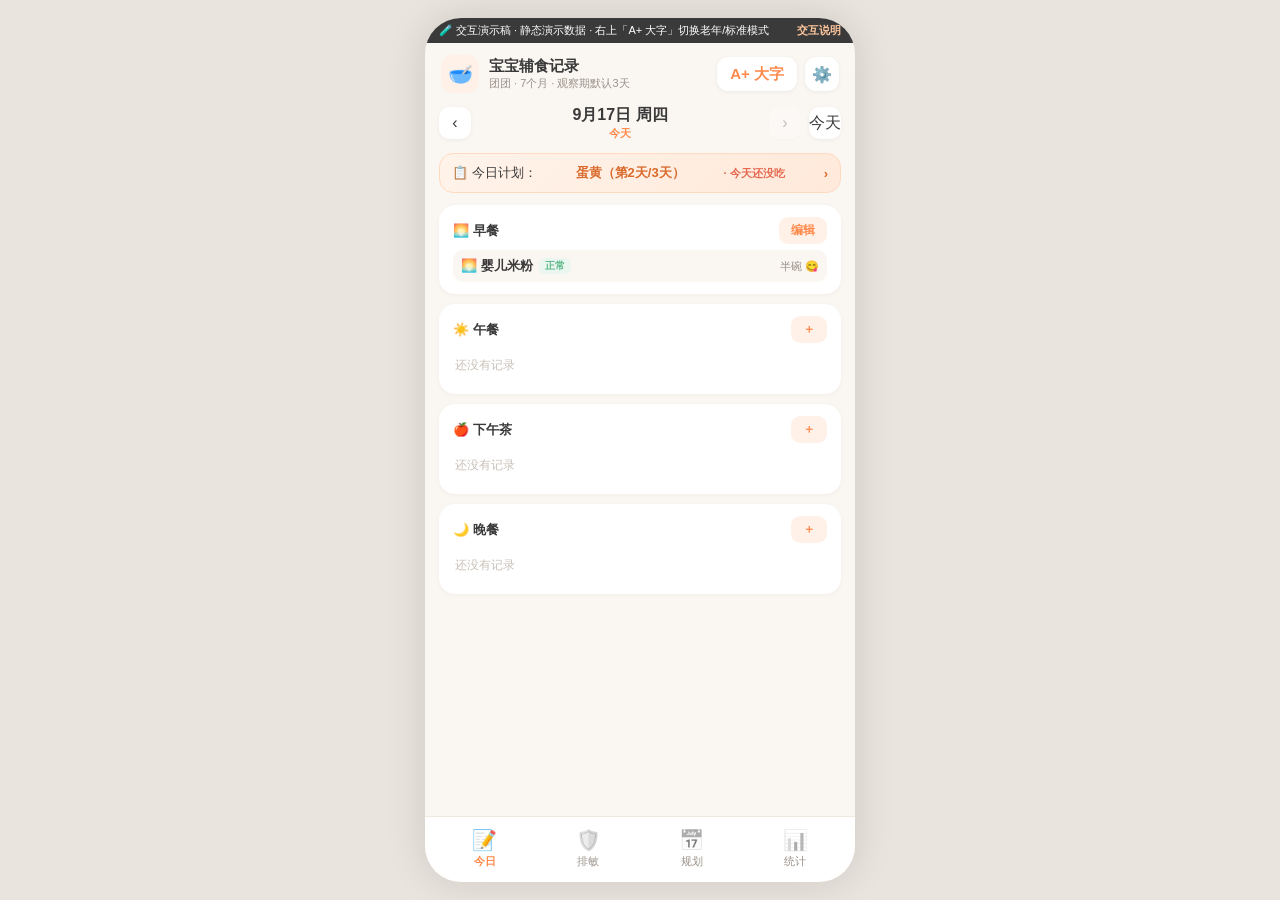
<file: tempDir/交互稿.html>
<!DOCTYPE html>
<html lang="zh-CN">
<head>
<meta charset="UTF-8">
<meta name="viewport" content="width=device-width, initial-scale=1, viewport-fit=cover">
<title>宝宝辅食记录 · 交互稿</title>
<style>
:root{
  --bg:#FAF6F1; --card:#fff; --ink:#3A3A3A; --sub:#9A928A; --line:#F0E9E1;
  --pri:#FF8A4C; --pri-soft:#FFF1E8; --blue:#5B9BD5; --blue-soft:#EAF3FC;
  --green:#5FB88A; --green-soft:#EAF6EF; --purple:#A97FD8; --purple-soft:#F3ECFB;
  --red:#E5674F; --red-soft:#FDEEEA; --gray:#B9B2AA;
}
*{box-sizing:border-box;margin:0;padding:0;-webkit-tap-highlight-color:transparent}
body{background:#E9E4DD;font-family:-apple-system,"PingFang SC","Helvetica Neue",sans-serif;color:var(--ink)}
.phone{max-width:430px;margin:0 auto;background:var(--bg);min-height:100dvh;position:relative;box-shadow:0 0 40px rgba(0,0,0,.12)}
@media(min-width:520px){body{padding:18px 0}.phone{min-height:calc(100dvh - 36px);max-height:calc(100dvh - 36px);overflow:hidden;border-radius:36px;height:860px}}
.demo-tip{background:#3A3A3A;color:#fff;font-size:11px;padding:5px 14px;display:flex;justify-content:space-between;align-items:center}
.demo-tip a{color:#FFC79E;text-decoration:none;font-weight:600}
.topbar{display:flex;align-items:center;justify-content:space-between;padding:12px 16px}
.topbar .t{display:flex;gap:10px;align-items:center}
.logo{width:38px;height:38px;background:var(--pri-soft);border-radius:12px;display:flex;align-items:center;justify-content:center;font-size:20px}
.app-title{font-size:15px;font-weight:700}
.baby-info{font-size:11px;color:var(--sub)}
.icon-btn{border:none;background:var(--card);width:34px;height:34px;border-radius:11px;font-size:16px;box-shadow:0 1px 4px rgba(0,0,0,.06)}
#pages{padding:0 14px 90px;overflow-y:auto;height:calc(100dvh - 150px)}
@media(min-width:520px){#pages{height:calc(100% - 150px)}}
.tabbar{position:absolute;bottom:0;left:0;right:0;background:rgba(255,255,255,.96);backdrop-filter:blur(8px);display:flex;border-top:1px solid var(--line);padding:6px 8px calc(8px + env(safe-area-inset-bottom))}
.tabbar button{flex:1;border:none;background:none;font-size:11px;color:var(--sub);display:flex;flex-direction:column;gap:2px;align-items:center;padding:5px 0}
.tabbar button .ico{font-size:20px;filter:grayscale(1);opacity:.55}
.tabbar button.active{color:var(--pri);font-weight:700}
.tabbar button.active .ico{filter:none;opacity:1}
.card{background:var(--card);border-radius:16px;padding:14px;margin-bottom:12px;box-shadow:0 1px 5px rgba(0,0,0,.04)}
.h2{font-size:14px;font-weight:700;margin-bottom:10px;display:flex;justify-content:space-between;align-items:center}
.h2 .mini{font-size:11px;color:var(--sub);font-weight:400}
/* date nav */
.date-nav{display:flex;align-items:center;gap:8px;margin-bottom:12px}
.date-nav .dn-btn{width:32px;height:32px;border-radius:10px;border:none;background:var(--card);font-size:16px;color:var(--ink);box-shadow:0 1px 4px rgba(0,0,0,.05)}
.date-nav .dn-btn:disabled{opacity:.3}
.date-main{flex:1;text-align:center}
.date-cn{font-size:16px;font-weight:800}
.date-sub{font-size:11px;color:var(--pri);font-weight:600}
/* banner */
.banner{background:linear-gradient(135deg,#FFF3EA,#FFE9DA);border:1px solid #FFD9C0;border-radius:14px;padding:10px 12px;margin-bottom:12px;font-size:13px;display:flex;justify-content:space-between;align-items:center;gap:8px}
.banner .warn{background:linear-gradient(135deg,#FDF0EC,#FBE3DC);border-color:#F3C4B6}
.banner b{color:#D96A2C}
.banner .todo-hint{color:var(--red);font-size:11px;font-weight:600}
.banner .arrow{color:#D96A2C;font-weight:800}
/* meals */
.meal-card{background:var(--card);border-radius:16px;padding:12px 14px;margin-bottom:10px;box-shadow:0 1px 5px rgba(0,0,0,.04)}
.meal-head{display:flex;justify-content:space-between;align-items:center;margin-bottom:6px}
.meal-title{font-size:13px;font-weight:700}
.add-btn{border:none;background:var(--pri-soft);color:var(--pri);font-weight:700;font-size:12px;border-radius:9px;padding:5px 12px}
.entry{display:flex;align-items:center;gap:6px;padding:7px 8px;background:var(--bg);border-radius:10px;margin-top:6px;font-size:13px}
.entry .nm{font-weight:600}
.tag{font-size:10px;padding:1px 6px;border-radius:6px;font-weight:600}
.tag.t-screen{background:var(--blue-soft);color:var(--blue)}
.tag.t-normal{background:var(--green-soft);color:var(--green)}
.tag.t-warn{background:var(--red-soft);color:var(--red)}
.entry .meta{color:var(--sub);font-size:11px;margin-left:auto}
.empty{color:#C8C0B8;font-size:12px;padding:8px 2px}
/* board */
.subtabs{display:flex;gap:6px;margin-bottom:12px;overflow-x:auto}
.subtabs button{border:none;background:var(--card);border-radius:20px;padding:7px 13px;font-size:12px;color:var(--sub);white-space:nowrap;font-weight:600}
.subtabs button.on{background:var(--ink);color:#fff}
.food-card{border-radius:14px;padding:12px;margin-bottom:10px;background:var(--card);box-shadow:0 1px 5px rgba(0,0,0,.04)}
.food-card.alert{background:var(--red-soft);box-shadow:none;border:1px solid #F5CFC5}
.fc-head{display:flex;align-items:center;gap:6px;margin-bottom:6px;flex-wrap:wrap}
.fc-name{font-size:15px;font-weight:800}
.dots{letter-spacing:3px;font-size:13px}
.fc-line{font-size:12px;color:var(--sub);margin:3px 0}
.btn-row{display:flex;gap:6px;margin-top:8px;flex-wrap:wrap}
.btn{border:none;border-radius:9px;padding:7px 11px;font-size:12px;font-weight:700}
.btn.pri{background:var(--pri);color:#fff}
.btn.ghost{background:var(--bg);color:var(--ink)}
.btn.green{background:var(--green-soft);color:var(--green)}
.btn.red{background:var(--red-soft);color:var(--red)}
.chipwall .grp{margin-bottom:10px}
.chipwall .grp .gt{font-size:12px;font-weight:700;margin-bottom:6px;color:var(--sub)}
.chip{display:inline-block;background:var(--card);border:1px solid var(--line);border-radius:16px;padding:5px 11px;font-size:12px;margin:0 5px 6px 0;cursor:pointer}
.chip.ha{border-color:#F0C9BB;background:#FFF6F2}
.timeline{border-left:2px solid var(--line);padding-left:10px;margin:8px 0}
.timeline .tl{font-size:12px;margin-bottom:6px;position:relative}
.timeline .tl::before{content:'';position:absolute;left:-14px;top:5px;width:6px;height:6px;border-radius:50%;background:var(--red)}
/* plan */
.queue-item{display:flex;align-items:center;gap:8px;background:var(--card);border-radius:12px;padding:9px 10px;margin-bottom:7px;font-size:13px;box-shadow:0 1px 4px rgba(0,0,0,.04)}
.q-idx{width:20px;height:20px;background:var(--pri);color:#fff;border-radius:50%;font-size:11px;display:flex;align-items:center;justify-content:center;font-weight:700;flex:none}
.q-days{color:var(--sub);font-size:11px}
.q-x{margin-left:auto;border:none;background:none;color:#C9C1B9;font-size:15px}
.q-move{display:flex;gap:3px}
.q-move button{border:none;background:var(--bg);border-radius:6px;width:22px;height:22px;font-size:11px}
.warnbar{background:var(--red-soft);border:1px solid #F3C4B6;color:var(--red);border-radius:12px;padding:9px 12px;font-size:12px;margin-bottom:10px;display:none}
.warnbar.show{display:block}
.movebar{background:var(--blue-soft);border:1px solid #CBE2F5;color:#3D7FB5;border-radius:12px;padding:9px 12px;font-size:12px;margin-bottom:10px;display:none}
.movebar.show{display:block}
.cal-head{display:flex;justify-content:space-between;align-items:center;margin:4px 0 8px}
.cal-head .m{font-size:15px;font-weight:800}
.cal-head .nav{display:flex;gap:6px}
.cal{display:grid;grid-template-columns:repeat(7,1fr);gap:3px}
.cal .wd{font-size:10px;color:var(--sub);text-align:center;padding:3px 0;font-weight:600}
.cell{background:var(--card);border-radius:9px;min-height:56px;padding:3px;font-size:10px;position:relative;overflow:hidden;cursor:pointer}
.cell.blank{background:none;cursor:default}
.cell.today{outline:2px solid var(--pri);outline-offset:-2px}
.cell.past{opacity:.55}
.cell .d{font-size:10px;color:var(--sub);font-weight:700}
.cell.today .d{color:var(--pri)}
.seg{border-radius:5px;color:#fff;font-size:9px;padding:2px 3px;margin-top:2px;white-space:nowrap;overflow:hidden;text-overflow:ellipsis;font-weight:700}
.seg.s{border-radius:5px 0 0 5px}
.seg.e{border-radius:0 5px 5px 0;margin-right:0}
.seg.c-blue{background:var(--blue)} .seg.c-green{background:var(--green)} .seg.c-purple{background:var(--purple)}
.cell.pause{background:repeating-linear-gradient(45deg,#F1EDE7,#F1EDE7 4px,#E7E1D8 4px,#E7E1D8 8px)}
.cell.pause .pz{font-size:9px;color:#8B8378;font-weight:700;text-align:center;margin-top:8px}
.nml{background:var(--bg);border:1px solid var(--line);color:var(--sub);font-size:9px;border-radius:5px;padding:1px 3px;margin-top:2px;white-space:nowrap;overflow:hidden}
.legend{display:flex;gap:10px;flex-wrap:wrap;font-size:10px;color:var(--sub);margin-top:8px}
.legend i{display:inline-block;width:10px;height:10px;border-radius:3px;margin-right:3px;vertical-align:-1px}
/* stats */
.stat-grid{display:grid;grid-template-columns:repeat(4,1fr);gap:6px;margin-bottom:12px}
.stat{background:var(--card);border-radius:13px;text-align:center;padding:10px 4px}
.stat .v{font-size:18px;font-weight:800}
.stat .k{font-size:10px;color:var(--sub)}
.bar-row{display:flex;align-items:center;gap:8px;margin-bottom:7px;font-size:11px}
.bar-row .n{width:74px;color:var(--sub);text-align:right;flex:none}
.bar{flex:1;height:8px;background:var(--line);border-radius:5px;overflow:hidden}
.bar i{display:block;height:100%;background:var(--pri);border-radius:5px}
.bar-row .c{width:40px;color:var(--sub);flex:none}
/* sheets & toast */
.mask{position:fixed;inset:0;background:rgba(0,0,0,.4);opacity:0;pointer-events:none;transition:.2s;z-index:50}
.mask.show{opacity:1;pointer-events:auto}
.sheet{position:fixed;left:0;right:0;bottom:0;max-width:430px;margin:0 auto;background:#fff;border-radius:22px 22px 0 0;padding:16px 16px calc(18px + env(safe-area-inset-bottom));transform:translateY(105%);transition:.25s;z-index:60;max-height:86dvh;overflow-y:auto}
.sheet.show{transform:none}
.sheet h3{font-size:15px;margin-bottom:12px;display:flex;justify-content:space-between;align-items:center}
.sheet h3 .x{border:none;background:var(--bg);border-radius:50%;width:26px;height:26px;font-size:13px;color:var(--sub)}
.sheet2{z-index:70}
/* meal form */
.fblock{border:1px solid var(--line);border-radius:14px;padding:11px;margin-bottom:10px;background:#FDFCFA}
.fb-head{display:flex;align-items:center;gap:7px;margin-bottom:8px}
.fb-name{font-size:15px;font-weight:800;flex:1}
.fb-x{border:none;background:none;color:#C9C1B9;font-size:16px}
.fb-line{font-size:12px;background:var(--blue-soft);color:#3D7FB5;border-radius:8px;padding:6px 9px;margin-bottom:8px}
.fb-line.ask{background:var(--pri-soft);color:#C05E22;display:flex;gap:6px;align-items:center;flex-wrap:wrap}
.fb-line.ask .opt{background:#fff;border-radius:7px;padding:3px 8px;font-size:11px;font-weight:700;cursor:pointer;border:1px solid #F3D9C6}
.fb-line.ask .opt.sel{background:var(--pri);color:#fff;border-color:var(--pri)}
.flabel{font-size:11px;color:var(--sub);font-weight:700;margin:7px 0 5px}
.chips{display:flex;gap:6px;flex-wrap:wrap}
.chips .c{border:1px solid var(--line);background:#fff;border-radius:15px;padding:6px 11px;font-size:12px;cursor:pointer}
.chips .c.sel{background:var(--ink);color:#fff;border-color:var(--ink);font-weight:700}
.chips .c.sug::after{content:'建议';font-size:9px;background:var(--pri);color:#fff;border-radius:4px;padding:0 3px;margin-left:4px}
.chips .c.sug.sel{background:var(--ink)}
.chips .c.sug.sel::after{background:var(--pri)}
.note-input{width:100%;border:1px solid var(--line);border-radius:10px;padding:8px 10px;font-size:12px;margin-top:4px}
.save-bar{display:flex;gap:8px;margin-top:14px}
.save-bar .btn{flex:1;padding:12px;font-size:14px}
/* food picker */
.cats{display:flex;gap:6px;overflow-x:auto;padding-bottom:8px;margin-bottom:4px}
.cats button{border:none;background:var(--bg);border-radius:14px;padding:6px 11px;font-size:12px;color:var(--sub);white-space:nowrap;font-weight:600}
.cats button.on{background:var(--ink);color:#fff}
.search{width:100%;border:1px solid var(--line);border-radius:10px;padding:8px 10px;font-size:13px;margin-bottom:10px}
.custom-row{display:flex;gap:8px;margin-top:10px}
.custom-row input{flex:1;border:1px solid var(--line);border-radius:10px;padding:8px 10px;font-size:13px}
/* toast */
#toast{position:fixed;left:50%;bottom:110px;transform:translateX(-50%) translateY(20px);background:rgba(0,0,0,.78);color:#fff;font-size:13px;border-radius:20px;padding:9px 18px;opacity:0;transition:.25s;z-index:99;pointer-events:none;max-width:80%;text-align:center}
#toast.show{opacity:1;transform:translateX(-50%)}
.hint{font-size:11px;color:var(--sub);line-height:1.7;background:var(--card);border-radius:12px;padding:10px 12px;margin-bottom:12px}
.hint b{color:var(--pri)}
/* ===== 老年模式（body.elder）：按工信部适老化规范 + 老花300°用眼参数加大 =====
   依据：适老版主要文字≥18dp（本档正文20-22px，可跟随系统特大字号到~30px）；
   可点组件焦点≥60×60dp；行距≥1.3倍（取1.5）；关键文字加粗；高对比深色字 */
body.elder{line-height:1.5}
body.elder .demo-tip{font-size:16px;flex-wrap:wrap}
body.elder .app-title{font-size:24px}
body.elder .baby-info{font-size:17px}
body.elder .logo{width:54px;height:54px;font-size:30px}
body.elder .icon-btn{min-width:56px;height:56px;font-size:26px}
body.elder #mode-btn{font-size:19px;font-weight:800}
body.elder #pages{padding:0 14px 140px}
body.elder .tabbar{padding:8px 6px calc(12px + env(safe-area-inset-bottom))}
body.elder .tabbar button{font-size:18px;gap:4px}
body.elder .tabbar button .ico{font-size:36px}
body.elder .date-nav{gap:10px}
body.elder .date-cn{font-size:28px}
body.elder .date-sub{font-size:17px;white-space:normal}
body.elder .dn-btn{width:52px;height:52px;font-size:24px}
body.elder .banner{font-size:22px;padding:15px 16px;flex-wrap:wrap;gap:5px;line-height:1.5}
body.elder .banner b{font-weight:800}
body.elder .banner .todo-hint{font-size:17px}
body.elder .banner .arrow{margin-left:auto;font-size:26px}
body.elder .meal-card{padding:16px}
body.elder .meal-title{font-size:22px}
body.elder .add-btn{font-size:18px;padding:12px 20px}
body.elder .entry{font-size:22px;padding:12px;flex-wrap:wrap;gap:6px}
body.elder .entry .nm{font-weight:700}
body.elder .entry .tag{font-size:16px;padding:3px 9px}
body.elder .entry .meta{margin-left:0;width:100%;text-align:right;font-size:17px}
body.elder .empty{font-size:17px}
body.elder .card{padding:18px}
body.elder .h2{font-size:22px}
body.elder .h2 .mini{font-size:16px}
body.elder .subtabs{gap:8px}
body.elder .subtabs button{font-size:19px;padding:13px 20px;font-weight:700}
body.elder .fc-name{font-size:24px}
body.elder .fc-line{font-size:18px;margin:5px 0;line-height:1.5}
body.elder .dots{font-size:20px;letter-spacing:4px}
body.elder .btn{font-size:18px;padding:14px 18px !important;border-radius:14px;font-weight:800}
body.elder .chip{font-size:19px;padding:12px 18px;margin:0 8px 9px 0;font-weight:600}
body.elder .chipwall .grp .gt{font-size:17px;margin-bottom:8px}
body.elder .timeline .tl{font-size:18px;margin-bottom:8px}
body.elder .queue-item{font-size:20px;padding:14px}
body.elder .q-idx{width:30px;height:30px;font-size:16px}
body.elder .q-days{font-size:16px}
body.elder .q-move button{width:42px;height:42px;font-size:19px}
body.elder .q-x{font-size:24px;padding:6px}
body.elder .warnbar,body.elder .movebar{font-size:18px;padding:14px 16px;line-height:1.5}
body.elder .cal-head .m{font-size:24px}
body.elder .cal .wd{font-size:15px}
body.elder .cell{min-height:90px;border-radius:12px}
body.elder .cell .d{font-size:16px;font-weight:800}
body.elder .cell .pz{font-size:14px}
body.elder .seg{font-size:14px;padding:4px 5px}
body.elder .nml{font-size:14px;padding:3px 5px}
body.elder .legend{font-size:15px}
body.elder .legend i{width:14px;height:14px}
body.elder .stat .v{font-size:30px}
body.elder .stat .k{font-size:16px}
body.elder .bar-row{font-size:16px;margin-bottom:11px}
body.elder .bar-row .n{width:100px}
body.elder .bar-row .c{width:56px}
body.elder .bar{height:12px}
body.elder .sheet{padding:20px 20px calc(26px + env(safe-area-inset-bottom))}
body.elder .sheet h3{font-size:23px}
body.elder .sheet h3 .x{width:44px;height:44px;font-size:20px}
body.elder .fblock{padding:16px;border-width:2px}
body.elder .fb-name{font-size:22px}
body.elder .fb-x{font-size:24px;padding:6px}
body.elder .fb-line{font-size:18px;padding:10px 13px;border-radius:12px;line-height:1.5}
body.elder .fb-line.ask .opt{font-size:17px;padding:9px 15px;font-weight:800}
body.elder .flabel{font-size:17px;margin:10px 0 7px}
body.elder .chips .c{font-size:19px;padding:12px 17px;border-radius:20px}
body.elder .chips .c.sug::after{font-size:13px}
body.elder .note-input,body.elder .search,body.elder .custom-row input{font-size:19px;padding:14px;border-width:2px}
body.elder .save-bar{gap:10px}
body.elder .save-bar .btn{padding:19px;font-size:21px}
body.elder .cats button{font-size:18px;padding:11px 17px;font-weight:700}
body.elder .custom-row .btn{font-size:18px}
body.elder #toast{font-size:19px;padding:14px 24px}
body.elder .hint{font-size:16px;line-height:1.7}
/* 触控焦点 ≥60×60px（工信部适老版硬性要求） */
body.elder .add-btn{min-height:60px;padding:0 24px;display:inline-flex;align-items:center}
body.elder .icon-btn{min-width:60px;height:60px}
body.elder .dn-btn{width:60px;height:60px}
body.elder .empty{font-size:19px}
body.elder .date-sub{font-size:18px}
body.elder .tabbar button{padding:8px 0}
@media(min-width:520px){body.elder #pages{height:calc(100% - 192px)}}
</style>
</head>
<body>
<div class="phone">
  <div class="demo-tip"><span>🧪 交互演示稿 · 静态演示数据 · 右上「A+ 大字」切换老年/标准模式</span><a href="javascript:P.help()">交互说明</a></div>
  <header class="topbar">
    <div class="t"><div class="logo">🥣</div><div><div class="app-title">宝宝辅食记录</div><div class="baby-info" id="baby-info"></div></div></div>
    <div style="display:flex;gap:8px;align-items:center">
      <button class="icon-btn" id="mode-btn" onclick="P.mode()" style="width:auto;padding:0 13px;font-weight:800;color:var(--pri);font-size:15px">A+ 大字</button>
      <button class="icon-btn" onclick="P.settings()" title="设置">⚙️</button>
    </div>
  </header>
  <main id="pages">
    <section id="pg-today"></section>
    <section id="pg-board"></section>
    <section id="pg-plan"></section>
    <section id="pg-stats"></section>
  </main>
  <nav class="tabbar">
    <button data-t="today" onclick="P.tab('today')"><span class="ico">📝</span>今日</button>
    <button data-t="board" onclick="P.tab('board')"><span class="ico">🛡️</span>排敏</button>
    <button data-t="plan" onclick="P.tab('plan')"><span class="ico">📅</span>规划</button>
    <button data-t="stats" onclick="P.tab('stats')"><span class="ico">📊</span>统计</button>
  </nav>
</div>
<div class="mask" id="mask" onclick="P.close()"></div>
<div class="sheet" id="sheet"></div>
<div class="mask" id="mask2" onclick="P.close2()"></div>
<div class="sheet sheet2" id="sheet2"></div>
<div id="toast"></div>

<script>
/* ================= 演示数据 ================= */
const S = {
  baby:{name:'团团', birth:'2026-01-20', age:'7个月'},
  today:17, // 9月17日
  curDate:17, // 当前浏览日期（可回看/补记过去，未来禁入）
  meals:{
    16:{breakfast:[{food:'婴儿米粉',amount:'半碗',rating:'😋',tag:'正常'}],
        lunch:[{food:'蛋黄',amount:'一勺尖',rating:'😋',tag:'排敏中'}],
        dinner:[{food:'南瓜粥',amount:'半碗',rating:'😐',tag:'正常'}]},
    17:{breakfast:[{food:'婴儿米粉',amount:'半碗',rating:'😋',tag:'正常'}],lunch:[],snack:[],dinner:[]}
  },
  screening:[{food:'蛋黄',cat:'蛋类',ha:true,N:3,first:'9/16',win:[16,18],eaten:[16],reactions:[]}],
  allergic:[{food:'基围虾',cat:'鱼虾贝类',ha:true,tl:[{d:'8/27',s:'引入，第1天少量尝试'},{d:'8/28',s:'口周红疹、腹泻（第2天）'},{d:'8/29',s:'停止喂养，症状消退 → 标记过敏'}]}],
  normal:{'谷薯类':['婴儿米粉','大米粥','小米粥','红薯'],'蔬菜类':['胡萝卜','南瓜','西兰花','菠菜'],'水果类':['苹果','香蕉','蓝莓'],'畜禽肉类':['猪里脊'],'肝类':['猪肝']},
  untouched:{'蛋类':['全蛋','鹌鹑蛋黄'],'鱼虾贝类':['鳕鱼','鲈鱼','蛤蜊'],'豆及豆制品':['豆腐','豆浆'],'奶及奶制品':['无糖酸奶','奶酪'],'坚果种子类':['花生酱','芝麻酱'],'谷薯类':['燕麦糊','碎软面条'],'水果类':['猕猴桃','芒果']},
  queue:[{food:'三文鱼',days:3},{food:'豆腐',days:3}],
  blocks:[{food:'蛋黄',start:16,days:3,color:'c-blue',status:'active',pinned:false}],
  pauses:[{start:19,end:20,reason:'出去玩'}],
  normals:[{food:'南瓜粥',start:19,days:2},{food:'苹果',start:19,days:2}],
  selBlock:null, conflict:false,
};
const MEALS=[['breakfast','早餐','🌅'],['lunch','午餐','☀️'],['snack','下午茶','🍎'],['dinner','晚餐','🌙']];
const WD=['周一','周二','周三','周四','周五','周六','周日']; // 2026年9月1日=周二 → d%7
function mealsOf(d){if(!S.meals[d])S.meals[d]={breakfast:[],lunch:[],snack:[],dinner:[]};return S.meals[d]}
function eatenX(f,d){return f.eaten.filter(x=>x<=d).length}
function posP(f,d){return eatenX(f,d)+((d>=f.win[0]&&d<=f.win[1]&&!f.eaten.includes(d)&&d<=S.today)?1:0)}
const AMOUNTS=['一勺尖','一勺','两勺','三勺','半碗','一碗'];
const SUGG={1:'一勺尖',2:'一勺',3:'两勺'};
const SYMPTOMS=['口周红疹','荨麻疹','呕吐','腹泻','便秘','湿疹加重','其他'];
const $=id=>document.getElementById(id);

/* ================= 工具 ================= */
function toast(m){const t=$('toast');t.textContent=m;t.classList.add('show');clearTimeout(t._h);t._h=setTimeout(()=>t.classList.remove('show'),1900)}
function openSheet(html){$('sheet').innerHTML=html;$('mask').classList.add('show');$('sheet').classList.add('show')}
function openSheet2(html){$('sheet2').innerHTML=html;$('mask2').classList.add('show');$('sheet2').classList.add('show')}
P={};
P.close=()=>{$('mask').classList.remove('show');$('sheet').classList.remove('show')};
P.close2=()=>{$('mask2').classList.remove('show');$('sheet2').classList.remove('show')};
P.tab=t=>{document.querySelectorAll('.tabbar button').forEach(b=>b.classList.toggle('active',b.dataset.t===t));['today','board','plan','stats'].forEach(p=>$('pg-'+p).style.display=p===t?'block':'none');render()};
P.shiftDate=n=>{const t=S.curDate+n;if(t<1||t>S.today)return;S.curDate=t;renderToday()};
P.goToday=()=>{S.curDate=S.today;renderToday()};
function esc(s){return String(s).replace(/[&<>"]/g,c=>({'&':'&amp;','<':'&lt;','>':'&gt;','"':'&quot;'}[c]))}
function render(){
  $('baby-info').textContent=S.baby.name+' · '+S.baby.age+' · 观察期默认3天';
  renderToday();renderBoard();renderPlan();renderStats();
}

/* ================= 今日 ================= */
function renderToday(){
  const d=S.curDate, diff=S.today-d;
  const rel=diff===0?'今天':(diff===1?'昨天':diff+'天前');
  const f=S.screening[0];
  let banner='';
  if(f&&d>=f.win[0]&&d<=f.win[1]){
    const p=posP(f,d);
    banner='<div class="banner" onclick="P.tab(\'plan\')">📋 '+(d===S.today?'今日计划':'当日计划')+'：<b>'+esc(f.food)+'（第'+p+'天/'+f.N+'天）</b>'+(d===S.today&&!f.eaten.includes(d)?'<span class="todo-hint">· 今天还没吃</span>':'')+'<span class="arrow">›</span></div>';
  }
  const done=(d===S.today)?S.screening.filter(x=>x.eaten.length>=x.N):[];
  let ask='';
  done.forEach(x=>{ask+='<div class="banner warn">🔔 '+esc(x.food)+' 已吃满 '+x.N+' 个进食日且无反应，可以标记结果了 <span class="arrow" onclick="P.tab(\'board\')">去标记 ›</span></div>'});
  const cards=MEALS.map(([k,label,ico])=>{
    const list=mealsOf(d)[k]||[];
    const es=list.map(e=>'<div class="entry" onclick="P.mealForm(\''+k+'\')"><span class="nm">'+ico+' '+esc(e.food)+'</span><span class="tag '+(e.tag==='排敏中'?'t-screen':e.tag==='过敏'?'t-warn':'t-normal')+'">'+e.tag+'</span><span class="meta">'+esc(e.amount)+' '+(e.rating||'')+'</span></div>').join('');
    return '<div class="meal-card"><div class="meal-head"><span class="meal-title">'+ico+' '+label+'</span><button class="add-btn" onclick="P.mealForm(\''+k+'\')">'+(list.length?'编辑':'＋')+'</button></div>'+(es||'<div class="empty">还没有记录</div>')+'</div>';
  }).join('');
  $('pg-today').innerHTML=
    '<div class="date-nav"><button class="dn-btn" '+(d<=1?'disabled':'')+' onclick="P.shiftDate(-1)">‹</button><div class="date-main"><div class="date-cn">9月'+d+'日 '+WD[d%7]+'</div><div class="date-sub">'+rel+'</div></div><button class="dn-btn" '+(d>=S.today?'disabled':'')+' onclick="P.shiftDate(1)">›</button><button class="dn-btn" onclick="P.goToday()">今天</button></div>'
    +banner+ask+cards;
}

/* ================= 一餐一表单 ================= */
let FB=[]; // form blocks
function planPrefill(){
  const d=S.curDate,m=mealsOf(d);
  const arr=[];
  S.blocks.forEach(b=>{if(b.status==='active'&&d>=b.start&&d<=b.start+b.days-1){
    const f=S.screening.find(x=>x.food===b.food);
    if(f&&!f.eaten.includes(d)&&!MEALS.some(([mm])=>m[mm].some(e=>e.food===b.food))){
      const p=posP(f,d);arr.push({food:b.food,tag:'排敏中',amount:SUGG[p]||'三勺',rating:'',note:'',line:'排敏 · 第'+p+'天/'+f.N+'天 · 建议量：'+(SUGG[p]||'三勺')});}}});
  return arr;
}
P.mealForm=k=>{
  const label=MEALS.find(m=>m[0]===k)[1];
  const m=mealsOf(S.curDate);
  FB=m[k].length?m[k].map(e=>({food:e.food,tag:e.tag,amount:e.amount,rating:e.rating,note:e.note||'',line:e.tag==='排敏中'?'排敏 · 继续观察中':''})):planPrefill();
  P._meal=k;
  openSheet('<div id="mf"></div>');
  drawMF(label);
};
function drawMF(label){$('mf').parentElement.innerHTML='<div id="mf">'+mfHTML(label)+'</div>';window._mfl=label}
function mfHTML(label){
  const blocks=FB.map((b,i)=>{
    let line='';
    if(b.line&&b.line.indexOf('建议')>-1)line='<div class="fb-line">'+esc(b.line)+'</div>';
    else if(b.line==='未排敏')line='<div class="fb-line ask">❓ 首次引入「'+esc(b.food)+'」？<span class="opt sel" onclick="P.ask('+i+',0,this)">开始排敏</span><span class="opt" onclick="P.ask('+i+',1,this)">已耐受</span></div>';
    else if(b.line==='过敏')line='<div class="fb-line ask">⚠️「'+esc(b.food)+'」为过敏食物 <span class="opt" onclick="P.ask('+i+',2,this)">按新一轮排敏</span><span class="opt sel" onclick="P.ask('+i+',3,this)">仅记录</span></div>';
    else if(b.line)line='<div class="fb-line">'+esc(b.line)+'</div>';
    return '<div class="fblock"><div class="fb-head"><span class="fb-name" onclick="P.pickFood('+i+')">'+esc(b.food)+' ✎</span><span class="tag '+(b.tag==='排敏中'?'t-screen':b.tag==='过敏'?'t-warn':'t-normal')+'">'+b.tag+'</span><button class="fb-x" onclick="P.delBlock('+i+')">✕</button></div>'
      +line
      +'<div class="flabel">进食量（勺阶）</div><div class="chips">'+AMOUNTS.map(a=>'<span class="c'+(b.amount===a?' sel':'')+(b.line&&b.line.indexOf('建议量：'+a)>-1?' sug':'')+'" onclick="P.amt('+i+',\''+a+'\',this)">'+a+'</span>').join('')+'</div>'
      +'<div class="flabel">接受度</div><div class="chips">'+['😋','😐','🥴','－'].map(r=>'<span class="c'+(b.rating===r?' sel':'')+'" onclick="P.rat('+i+',\''+r+'\',this)">'+r+'</span>').join('')+'</div>'
      +'<input class="note-input" placeholder="备注（可选）" value="'+esc(b.note)+'" oninput="FB['+i+'].note=this.value">'
      +'</div>';
  }).join('');
  return '<h3>9月'+S.curDate+'日 · '+label+'<button class="x" onclick="P.close()">✕</button></h3>'
    +'<div class="hint">计划中的食物已自动成块（状态感知：排敏中显示进度与建议量；未排敏/过敏会追问）</div>'
    +(blocks||'<div class="empty" style="padding:20px;text-align:center">本餐还没有食物，点下面添加</div>')
    +'<button class="btn ghost" style="width:100%;padding:11px;margin-top:4px" onclick="P.pickFood(-1)">＋ 新增食物</button>'
    +'<div class="save-bar"><button class="btn pri" onclick="P.saveMeal()">保存本餐</button></div>';
}
P.ask=(i,mode,el)=>{el.parentElement.querySelectorAll('.opt').forEach(o=>o.classList.remove('sel'));el.classList.add('sel');
  const b=FB[i];if(mode===0){b.tag='排敏中';b.line='排敏 · 第1天（保存后进入观察期）'}
  if(mode===1){b.tag='正常';b.line='已耐受，直接记正常'}
  if(mode===2){b.tag='排敏中';b.line='新一轮排敏 · 第1天'}
  if(mode===3){b.tag='过敏';b.line='仅记录，排敏状态不变'}
  toast('已选择（演示）')};
P.amt=(i,a,el)=>{FB[i].amount=a;el.parentElement.querySelectorAll('.c').forEach(c=>c.classList.remove('sel'));el.classList.add('sel')};
P.rat=(i,r,el)=>{FB[i].rating=FB[i].rating===r?'':r;el.parentElement.querySelectorAll('.c').forEach(c=>c.classList.remove('sel'));if(FB[i].rating)el.classList.add('sel')};
P.delBlock=i=>{FB.splice(i,1);drawMF(window._mfl)};
P.pickFood=i=>{P._replace=i;drawPicker()};
function drawPicker(){
  const cats=['全部'].concat(Object.keys(S.normal)).filter((v,idx,arr)=>arr.indexOf(v)===idx).concat(['蛋类','鱼虾贝类','豆及豆制品','坚果种子类']);
  const all={...S.normal,...S.untouched};
  let cur='全部';
  window.pickCat=c=>{
    cur=c;const list=c==='全部'?Object.entries(all):[[c,all[c]||[]]];
    $('pk-grid').innerHTML=list.map(([g,fs])=>'<div style="font-size:11px;color:var(--sub);margin:8px 0 4px;font-weight:700">'+esc(g)+(g.indexOf('蛋')>-1||g.indexOf('鱼')>-1||g.indexOf('豆')>-1||g.indexOf('奶')>-1||g.indexOf('坚果')>-1?' ⚠️':'')+'</div>'+fs.map(f=>'<span class="chip'+(g.indexOf('蛋')>-1||g.indexOf('鱼')>-1||g.indexOf('豆')>-1||g.indexOf('奶')>-1||g.indexOf('坚果')>-1?' ha':'')+'" onclick="P.addFood(\''+esc(f)+'\')">'+esc(f)+'</span>').join('')).join('')||'<div class="empty">该品类下没有未记录食物</div>';
    document.querySelectorAll('.cats button').forEach(b=>b.classList.toggle('on',b.textContent===c));
  };
  openSheet2('<h3>选择食物<button class="x" onclick="P.close2()">✕</button></h3>'
    +'<input class="search" placeholder="搜索食物…" oninput="toast(\'演示稿：搜索已省略\')">'
    +'<div class="cats">'+cats.map(c=>'<button onclick="pickCat(\''+c+'\')">'+c+'</button>').join('')+'</div>'
    +'<div id="pk-grid"></div>'
    +'<div class="custom-row"><input placeholder="自定义食物名称"><button class="btn pri" onclick="toast(\'演示：将新建到当前品类\')">添加</button></div>'
    +'<div class="hint">⚠️ = 高致敏品类；演示池只放了部分食物</div>');
  pickCat('全部');
}
P.addFood=f=>{
  const isN=Object.values(S.normal).some(a=>a.includes(f));
  const isA=S.allergic.some(a=>a.food===f);
  const b={food:f,tag:isN?'正常':isA?'过敏':'未排敏',amount:isN?'半碗':'一勺尖',rating:'',note:'',line:isN?'':isA?'过敏':'未排敏'};
  if(P._replace>=0){FB[P._replace]=b;P._replace=-1;drawMF(window._mfl);P.close2()}
  else{FB.push(b);drawMF(window._mfl);P.close2()}
  toast('已添加「'+f+'」');
};
P.saveMeal=()=>{
  const k=P._meal,d=S.curDate,m=mealsOf(d);
  m[k]=FB.map(b=>({food:b.food,tag:b.tag,amount:b.amount,rating:b.rating,note:b.note}));
  FB.forEach(b=>{if(b.tag==='排敏中'||b.line.indexOf('排敏')>-1){const f=S.screening.find(x=>x.food===b.food);if(f&&!f.eaten.includes(d)){f.eaten.push(d)}}});
  P.close();render();toast('已保存 9/'+d+' 本餐 '+m[k].length+' 条记录');
};

/* ================= 看板 ================= */
let boardTab='ing';
P.board=t=>{boardTab=t;renderBoard();document.querySelectorAll('.subtabs button').forEach(b=>b.classList.toggle('on',b.dataset.b===t))};
function renderBoard(){
  const el=$('pg-board');
  const cnt={ing:S.screening.length,alg:S.allergic.length,nor:Object.values(S.normal).flat().length,unt:Object.values(S.untouched).flat().length+S.queue.length};
  let body='';
  if(boardTab==='ing'){
    body=S.screening.map(f=>{const Xv=f.eaten.length;
      const hint=(f.win[0]<=S.today&&f.win[1]>=S.today&&!f.eaten.includes(S.today))?' · <b style="color:var(--red)">今天还没吃</b>':'';
      return '<div class="food-card'+(f.reactions.length?' alert':'')+'">'
      +'<div class="fc-head"><span class="fc-name">'+esc(f.food)+'</span><span class="tag t-warn">'+esc(f.cat)+' ⚠️</span><span style="margin-left:auto" class="dots">'+'●'.repeat(Xv)+'○'.repeat(Math.max(0,f.N-Xv))+' 第'+Xv+'/'+f.N+'天</span></div>'
      +'<div class="fc-line">首次 '+f.first+' · 进食日累计（补记/删除自动重算）'+hint+'</div>'
      +(f.reactions.length?'<div class="fc-line" style="color:var(--red)">⚠️ '+f.reactions.join('、')+'</div>':'')
      +'<div class="btn-row"><button class="btn pri" onclick="P.reaction(\''+esc(f.food)+'\')">记录反应</button><button class="btn green" onclick="P.markNormal(\''+esc(f.food)+'\')">✅标记正常</button><button class="btn red" onclick="P.markAllergic(\''+esc(f.food)+'\')">⚠️标记过敏</button><button class="btn ghost" onclick="P.tab(\'plan\')">查看排期</button></div></div>';}).join('')
      ||'<div class="empty card" style="text-align:center;padding:30px">当前没有排敏中的食物<br><br><button class="btn pri" onclick="P.tab(\'plan\')">去规划页排队列</button></div>';
  }
  if(boardTab==='alg'){
    body=S.allergic.map(a=>'<div class="food-card"><div class="fc-head"><span class="fc-name">'+esc(a.food)+'</span><span class="tag t-warn">'+esc(a.cat)+' ⚠️</span><span style="margin-left:auto;font-size:11px;color:var(--sub)">就诊档案</span></div>'
      +'<div class="timeline">'+a.tl.map(t=>'<div class="tl"><b>'+t.d+'</b> '+esc(t.s)+'</div>').join('')+'</div>'
      +'<div class="btn-row"><button class="btn pri" onclick="P.rechallenge(\''+esc(a.food)+'\')">重新尝试</button><button class="btn green" onclick="toast(\'演示：改判正常并保留档案\')">改判正常</button></div></div>').join('')
      ||'<div class="empty card" style="text-align:center;padding:30px">没有过敏食物 🎉</div>';
  }
  if(boardTab==='nor'||boardTab==='unt'){
    const src=boardTab==='nor'?S.normal:S.untouched;
    body='<input class="search" placeholder="搜索…" oninput="toast(\'演示稿：搜索已省略\')">'
      +'<div class="card chipwall">'+Object.entries(src).map(([g,fs])=>'<div class="grp"><div class="gt">'+esc(g)+((boardTab==='unt'&&['蛋类','鱼虾贝类','豆及豆制品','奶及奶制品','坚果种子类'].includes(g))?' ⚠️':'')+'</div>'
        +fs.map(f=>'<span class="chip'+((boardTab==='unt'&&['蛋类','鱼虾贝类','豆及豆制品','奶及奶制品','坚果种子类'].includes(g))?' ha':'')+'" onclick="'+(boardTab==='nor'?'toast(\'首次尝试：演示数据\')':'P.enlist(\''+esc(f)+'\',\''+esc(g)+'\')')+'">'+esc(f)+'</span>').join('')+'</div>').join('')
      +(boardTab==='unt'?'<div style="text-align:center;margin-top:8px"><button class="btn ghost" onclick="P.library()">管理辅食库（品类/食物增删改）</button></div>':'')+'</div>';
  }
  el.innerHTML='<div class="subtabs">'
    +'<button data-b="ing" class="'+(boardTab==='ing'?'on':'')+'" onclick="P.board(\'ing\')">排敏中 '+cnt.ing+'</button>'
    +'<button data-b="alg" class="'+(boardTab==='alg'?'on':'')+'" onclick="P.board(\'alg\')">过敏 '+cnt.alg+'</button>'
    +'<button data-b="nor" class="'+(boardTab==='nor'?'on':'')+'" onclick="P.board(\'nor\')">正常 '+cnt.nor+'</button>'
    +'<button data-b="unt" class="'+(boardTab==='unt'?'on':'')+'" onclick="P.board(\'unt\')">未排敏 '+cnt.unt+'</button></div>'+body;
}
P.enlist=(f,g)=>{
  openSheet('<h3>'+esc(f)+'<button class="x" onclick="P.close()">✕</button></h3><div class="hint">未排敏食物点按后：加入排敏队列（与规划页队列同源）</div>'
    +'<div class="save-bar"><button class="btn pri" onclick="P.doEnlist(\''+esc(f)+'\',\''+esc(g)+'\')">加入排敏队列</button></div>');
};
P.doEnlist=(f,g)=>{S.queue.push({food:f,days:3});S.untouched[g]=S.untouched[g].filter(x=>x!==f);P.close();render();toast('已加入队列：'+f)};
P.reaction=f=>{
  const sel=[];
  openSheet('<h3>记录反应 · '+esc(f)+'<button class="x" onclick="P.close()">✕</button></h3>'
    +'<div class="flabel">日期</div><div class="chips"><span class="c sel">今天 9/17</span><span class="c" onclick="toast(\'演示：可选本轮内日期\')">选其他日期</span></div>'
    +'<div class="flabel">症状（多选，只记异常——无反应不打卡）</div><div class="chips" id="sym">'+SYMPTOMS.map(s=>'<span class="c" onclick="this.classList.toggle(\'sel\')">'+s+'</span>').join('')+'</div>'
    +'<input class="note-input" placeholder="备注（如：进食后2小时出现）" style="margin-top:10px">'
    +'<div class="save-bar"><button class="btn ghost" onclick="P.close()">取消</button><button class="btn red" onclick="P.saveReaction(\''+esc(f)+'\')">保存反应</button></div>');
};
P.saveReaction=f=>{
  const sy=[...document.querySelectorAll('#sym .c.sel')].map(c=>c.textContent);
  const fo=S.screening.find(x=>x.food===f);if(fo)fo.reactions.push(...sy);
  P.close();render();toast('已记录反应'+(sy.length?'：'+sy.join('、'):''));
};
P.markNormal=f=>{
  const fo=S.screening.find(x=>x.food===f);if(!fo)return;
  S.screening=S.screening.filter(x=>x.food!==f);
  (S.normal[fo.cat]=S.normal[fo.cat]||[]).push(f);
  const b=S.blocks.find(x=>x.food===f);if(b)b.status='done';
  render();toast(f+' 已标记正常 🎉');
};
P.markAllergic=f=>{
  openSheet('<h3>标记过敏 · '+esc(f)+'<button class="x" onclick="P.close()">✕</button></h3>'
    +'<div class="flabel">出现的症状（多选）</div><div class="chips" id="asy">'+SYMPTOMS.map(s=>'<span class="c" onclick="this.classList.toggle(\'sel\')">'+s+'</span>').join('')+'</div>'
    +'<input class="note-input" placeholder="补充说明（处理方式、消退时间等）" style="margin-top:10px">'
    +'<div class="flabel" style="margin-top:10px">后续排敏安排</div><div class="chips"><span class="c sel">顺延3天（生成暂停段，等症状消退）</span><span class="c" onclick="toast(\'按原计划继续\')">不顺延</span></div>'
    +'<div class="save-bar"><button class="btn ghost" onclick="P.close()">取消</button><button class="btn red" onclick="P.doAllergic(\''+esc(f)+'\')">确认标记过敏</button></div>');
};
P.doAllergic=f=>{
  const sy=[...document.querySelectorAll('#asy .c.sel')].map(c=>c.textContent);
  const fo=S.screening.find(x=>x.food===f);if(fo){S.allergic.push({food:f,cat:fo.cat,tl:[{d:'9/16',s:'引入'},{d:'9/17',s:sy.join('、')+' → 标记过敏'}]});S.screening=S.screening.filter(x=>x.food!==f)}
  const b=S.blocks.find(x=>x.food===f);if(b)b.status='done';
  S.pauses.push({start:19,end:21,reason:'等过敏消退（自动生成）'});
  repack();
  P.close();render();toast('已标记过敏并生成暂停段，后续排期已顺延');
};
P.rechallenge=f=>{
  const a=S.allergic.find(x=>x.food===f);
  const start=maxEnd()+1;
  S.screening.push({food:f,cat:a.cat,ha:true,N:3,first:'待记录',win:[start,start+2],eaten:[],reactions:[]});
  S.blocks.push({food:f,start,days:3,color:'c-purple',status:'scheduled',pinned:false});
  S.allergic=S.allergic.filter(x=>x.food!==f);
  render();P.tab('plan');toast(f+' 重新尝试：已排入 9/'+start+' 起，新一轮排敏');
};

/* ================= 规划 ================= */
function maxEnd(){let m=S.today;S.blocks.forEach(b=>{if(b.status!=='done')m=Math.max(m,b.start+b.days-1)});S.pauses.forEach(p=>m=Math.max(m,p.end));return m}
function repack(){ // 未固定的 scheduled 区块首尾相接重排
  const fixed=S.blocks.filter(b=>b.pinned||b.status==='active');
  let m=S.today;fixed.forEach(b=>m=Math.max(m,b.start+b.days-1));S.pauses.forEach(p=>m=Math.max(m,p.end));
  const rest=S.blocks.filter(b=>!b.pinned&&b.status==='scheduled');
  rest.forEach(b=>{b.start=m+1;m+=b.days});
  checkConflict();
}
function checkConflict(){
  S.conflict=false;
  const bs=S.blocks.filter(b=>b.status!=='done');
  for(let i=0;i<bs.length;i++)for(let j=i+1;j<bs.length;j++){
    const a=bs[i],c=bs[j];if(a.food===c.food)continue;
    if(a.start<=c.start+c.days-1&&c.start<=a.start+a.days-1){S.conflict=true}
  }
}
P.autoGen=()=>{
  if(!S.queue.length){toast('队列为空');return}
  let m=maxEnd();
  const colors=['c-green','c-purple','c-blue'];
  S.queue.forEach((q,i)=>{S.blocks.push({food:q.food,start:m+1,days:q.days,color:colors[i%3],status:'scheduled',pinned:false});m+=q.days});
  S.queue=[];checkConflict();renderPlan();toast('已按队列自动生成排期（首尾相接，绕开暂停段）');
};
P.qUp=i=>{if(i<=0)return;const q=S.queue;[q[i-1],q[i]]=[q[i],q[i-1]];renderPlan()};
P.qDel=i=>{S.queue.splice(i,1);renderPlan()};
P.qDays=(i,d)=>{S.queue[i].days=d;renderPlan()};
function renderPlan(){
  const el=$('pg-plan');
  const q=S.queue.map((q,i)=>'<div class="queue-item"><span class="q-idx">'+(i+1)+'</span><b>'+esc(q.food)+'</b><span class="tag t-warn">未排敏</span><span class="q-days">观察 '+q.days+' 天</span><span class="q-move"><button onclick="P.qUp('+i+')">↑</button><button onclick="P.qUp('+(i+1)+')">↓</button></span><span class="q-days" onclick="P.qDays('+i+','+(q.days>=14?q.days:q.days+1)+')" style="cursor:pointer">天数+</span><button class="q-x" onclick="P.qDel('+i+')">✕</button></div>').join('');
  const conflict=S.conflict?'<div class="warnbar show">⚠️ 存在观察窗重叠冲突（允许保留）<button class="btn pri" style="float:right;padding:3px 9px;font-size:11px" onclick="P.repackAll()">一键重排未来项</button></div>':'';
  const move=S.selBlock!==null?'<div class="movebar show">已选中「'+esc(S.blocks[S.selBlock].food)+'」· 点击其他日期移动 / <a href="javascript:P.cancelMove()" style="color:inherit;font-weight:700">取消</a></div>':'';
  // 日历
  let cells='';
  for(let i=0;i<1;i++)cells+='<div class="cell blank"></div>'; // 9/1 是周二
  for(let d=1;d<=30;d++){
    let inner='<div class="d">'+d+'</div>',cls='';
    if(d===S.today)cls=' today';else if(d<S.today)cls=' past';
    const pz=S.pauses.find(p=>d>=p.start&&d<=p.end);
    if(pz){cls+=' pause';inner+='<div class="pz">'+(d===pz.start?'歇·'+esc(pz.reason.slice(0,4)):'')+'</div>'}
    S.blocks.forEach((b,bi)=>{
      if(d>=b.start&&d<=b.start+b.days-1&&b.status!=='cancelled'){
        const seg=d===b.start?'s':(d===b.start+b.days-1?'e':'m');
        const lbl=d===b.start?(b.pinned?'📌':'')+b.food:(b.status==='active'?'第'+(b.X_guess||'')+'天':'·');
        inner+='<div class="seg '+seg+' '+b.color+(S.selBlock===bi?' sug':'')+'" onclick="event.stopPropagation();P.tblock('+bi+')">'+lbl+'</div>';
      }});
    S.normals.forEach(n=>{if(d>=n.start&&d<=n.start+n.days-1&&d===n.start)inner+='<div class="nml">'+esc(n.food)+(n.days>1?' ×'+n.days+'天':'')+'</div>'});
    cells+='<div class="cell'+cls+'" onclick="P.tday('+d+')">'+inner+'</div>';
  }
  // active 区块的第X天文案
  S.blocks.forEach(b=>{if(b.status==='active'){const f=S.screening.find(x=>x.food===b.food);b.X_guess=f?posP(f,S.today):''}});
  el.innerHTML='<div class="card"><div class="h2">排敏队列 <span class="mini">拖动排序（演示用↑↓）· 只放新食物</span></div>'
    +q+'<div style="display:flex;gap:8px;margin-top:6px"><button class="btn ghost" style="flex:1" onclick="toast(\'演示：从食物池选未排敏食物入队\')">＋ 从食物池添加</button><button class="btn pri" style="flex:1" onclick="P.autoGen()">⚡ 自动生成排期</button></div>'
    +'<div class="hint" style="margin:10px 0 0">队列是源头、日历是投影：未手动拖过的区块按队列顺序自动首尾相接，绕开暂停段与进行中的窗口</div></div>'
    +conflict+move
    +'<div class="card"><div class="cal-head"><span class="m">2026年9月</span><span class="nav"><button class="dn-btn">‹</button><button class="dn-btn">›</button></span></div>'
    +'<div class="cal">'+['一','二','三','四','五','六','日'].map(w=>'<div class="wd">'+w+'</div>').join('')+cells+'</div>'
    +'<div class="legend"><span><i style="background:var(--blue)"></i>进行中·蛋黄</span><span><i style="background:var(--green)"></i>已排期</span><span><i style="background:repeating-linear-gradient(45deg,#E7E1D8,#E7E1D8 3px,#F1EDE7 3px,#F1EDE7 6px)"></i>暂停段</span><span><i style="background:var(--line)"></i>常规计划</span><span>📌=手动固定</span></div>'
    +'<div class="hint">交互演示：点未来色块选中→点目标日期移动（移动后📌固定）；点空白未来日期可加常规计划/划暂停段；进行中(16-18)与过去锁定</div></div>';
}
P.repackAll=()=>{repack();renderPlan();toast('已按队列顺序重排未来项')};
P.cancelMove=()=>{S.selBlock=null;renderPlan()};
P.tblock=bi=>{
  const b=S.blocks[bi];
  if(b.status!=='scheduled'){toast('进行中/已完成区块锁定，不可拖动');return}
  S.selBlock=S.selBlock===bi?null:bi;renderPlan();
};
P.tday=d=>{
  if(S.selBlock!==null){
    const b=S.blocks[S.selBlock];
    if(d<=S.today){toast('不能移动到今天及之前');return}
    b.start=d;b.pinned=true;S.selBlock=null;checkConflict();renderPlan();
    toast('已移动并固定 📌'+(S.conflict?'（⚠️ 出现重叠冲突）':''));return;
  }
  if(d<=S.today){toast('过去/今天：请在「今日」页记录');return}
  openSheet('<h3>9月'+d+'日<button class="x" onclick="P.close()">✕</button></h3>'
    +'<div class="save-bar" style="flex-direction:column">'
    +'<button class="btn ghost" onclick="P.addNormal('+d+')">🥣 添加常规计划（只能选「正常」食物）</button>'
    +'<button class="btn ghost" onclick="P.addPause('+d+')">⏸ 划暂停段（出行/疫苗/生病…）</button>'
    +'<button class="btn ghost" onclick="P.close()">取消</button></div>');
};
P.addNormal=d=>{
  const flat=Object.values(S.normal).flat();
  openSheet2('<h3>常规计划 · 9月'+d+'日<button class="x" onclick="P.close2()">✕</button></h3>'
    +'<div class="hint">只展示「正常」状态的食物；未排敏的请去排敏队列</div>'
    +flat.map(f=>'<span class="chip" onclick="P.doNormal(\''+esc(f)+'\','+d+')">'+esc(f)+'</span>').join('')
    +'<div class="flabel" style="margin-top:10px">连续天数</div><div class="chips"><span class="c sel">1天</span><span class="c" onclick="toast(\'演示：可选多天\')">2天</span><span class="c" onclick="toast(\'演示：可选多天\')">3天</span></div>');
};
P.doNormal=(f,d)=>{S.normals.push({food:f,start:d,days:1});P.close();P.close2();renderPlan();toast('已添加常规计划：'+f)};
P.addPause=d=>{S.pauses.push({start:d,end:d,reason:'（手动）'});P.close();renderPlan();toast('已划暂停段，排期将自动绕开')};

/* ================= 统计 ================= */
function renderStats(){
  const n=Object.values(S.normal).flat().length,s=S.screening.length,a=S.allergic.length,u=Object.values(S.untouched).flat().length+S.queue.length;
  const rows=[['谷薯类',4,8],['蔬菜类',4,16],['水果类',3,18],['蛋类',1,3],['鱼虾贝类',0,20],['畜禽肉类',1,6],['肝类',1,2],['豆及豆制品',0,2],['奶及奶制品',0,3],['坚果种子',0,4],['油脂类',0,6]]
    .map(r=>'<div class="bar-row"><span class="n">'+r[0]+(r[0].match(/蛋|鱼|豆|奶|坚果/)?' ⚠️':'')+'</span><div class="bar"><i style="width:'+Math.round(r[1]/r[2]*100)+'%"></i></div><span class="c">'+r[1]+'/'+r[2]+'</span></div>').join('');
  $('pg-stats').innerHTML='<div class="stat-grid">'
    +'<div class="stat"><div class="v">'+(n+s+a)+'</div><div class="k">已尝试</div></div>'
    +'<div class="stat"><div class="v" style="color:var(--blue)">'+s+'</div><div class="k">排敏中</div></div>'
    +'<div class="stat"><div class="v" style="color:var(--red)">'+a+'</div><div class="k">过敏</div></div>'
    +'<div class="stat"><div class="v" style="color:var(--sub)">'+u+'</div><div class="k">未排敏</div></div></div>'
    +'<div class="card"><div class="h2">品类覆盖 <span class="mini">已尝试 / 该类总数 · ⚠️高致敏</span></div>'+rows+'</div>'
    +'<div class="card"><div class="h2">口味偏好 <span class="mini">来自接受度记录</span></div><div style="font-size:13px;line-height:2">😋 最爱：南瓜（5次）、婴儿米粉（4次）、香蕉（3次）<br>🥴 拒绝：冬瓜（1次）</div></div>'
    +'<div class="card"><div class="h2">本月新增</div><div style="font-size:13px;line-height:2">9/16 蛋黄 · 9/10 猪肝 · 9/05 蓝莓</div></div>'
    +'<div class="card" style="display:flex;justify-content:space-between;align-items:center"><span style="font-size:13px">过敏 '+a+' 种（基围虾）</span><button class="btn red" onclick="P.board(\'alg\');P.tab(\'board\')">查看档案</button></div>'
    +'<div class="hint">设计红线：不做与「标准/别家宝宝」的对比，只呈现自家事实</div>';
}

/* ================= 辅食库 / 设置 / 说明 ================= */
P.library=()=>{
  const all={...S.normal,...S.untouched};all['蛋类']=(all['蛋类']||[]).concat(['蛋黄']);
  openSheet('<h3>辅食库管理<button class="x" onclick="P.close()">✕</button></h3>'
    +'<div class="hint">食物只有「名称+品类」两个字段；排敏标签由系统维护、只在库外展示。品类可增删改（非空需先清空）。</div>'
    +Object.entries(all).map(([g,fs])=>'<div class="grp" style="margin-bottom:12px"><div class="gt" style="display:flex;justify-content:space-between;font-weight:700;font-size:13px;margin-bottom:6px"><span>🌾 '+esc(g)+' <span style="color:var(--sub);font-weight:400;font-size:11px">'+fs.length+' 种</span></span><span style="font-size:11px;color:var(--sub)">改名 · 图标 · 排序 · 删</span></div>'
      +fs.map(f=>'<span class="chip" onclick="toast(\'演示：删除食物（历史记录保留为快照）\')">'+esc(f)+' <span style="color:#C9C1B9">✕</span></span>').join('')+'</div>').join('')
    +'<div class="save-bar"><button class="btn ghost" onclick="toast(\'演示：新增品类（名称+emoji+排序）\')">＋ 新增品类</button><button class="btn pri" onclick="toast(\'演示：在当前品类下新增食物\')">＋ 新增食物</button></div>');
};
P.settings=()=>{
  openSheet('<h3>设置<button class="x" onclick="P.close()">✕</button></h3>'
    +'<div class="flabel">界面模式（按设备记忆，不影响其他设备）</div><div class="chips"><span class="c'+(document.body.classList.contains('elder')?'':' sel')+'" onclick="P.setMode(0,this)">标准</span><span class="c'+(document.body.classList.contains('elder')?' sel':'')+'" onclick="P.setMode(1,this)">老年（大字大按钮）</span></div>'
    +'<div class="flabel">宝宝昵称</div><input class="note-input" value="团团">'
    +'<div class="flabel">出生日期（顶栏显示月龄）</div><input class="note-input" type="date" value="2026-01-20">'
    +'<div class="flabel">全局观察天数默认（食物级可覆盖 1–14）</div><div class="chips">'+[1,2,3,4,5,6,7].map(d=>'<span class="c'+(d===3?' sel':'')+'">'+d+'天</span>').join('')+'</div>'
    +'<div class="flabel" style="margin-top:12px">数据（服务端 SQLite，全设备共享）</div>'
    +'<div class="btn-row"><button class="btn ghost" onclick="toast(\'演示：导出 JSON 备份\')">导出</button><button class="btn ghost" onclick="toast(\'演示：导入并覆盖\')">导入</button><button class="btn red" onclick="toast(\'演示：两次确认后清空\')">清空</button></div>'
    +'<div style="margin-top:12px"><button class="btn ghost" onclick="P.library()" style="width:100%">辅食库管理 ›</button></div>');
};
P.help=()=>{
  openSheet('<h3>交互说明<button class="x" onclick="P.close()">✕</button></h3><div class="hint" style="line-height:2">'
    +'<b>双模式</b>：右上「A+ 大字」在 标准/老年模式 间切换（老年=大字大图标，按设备记忆）<br>'
    +'<b>今日页</b>：点午餐「＋」看一餐一表单（计划预填、建议量、状态追问）；保存后横幅/看板联动<br>'
    +'<b>排敏看板</b>：四个 Tab 可切换；排敏中卡片可记录反应/标记结果；未排敏 Tab 点气泡可入队；「管理辅食库」在未排敏 Tab<br>'
    +'<b>规划页</b>：队列 ↑↓ 排序 →「⚡自动生成排期」；点未来色块选中→点目标日期移动（📌固定，重叠出⚠️）；点空白未来日期加常规计划/暂停段<br>'
    +'<b>统计/设置</b>：口径展示；⚙️ 设置含宝宝信息与数据管理</div>');
};

/* ================= 模式切换（标准/老年，按设备记忆） ================= */
P.mode=()=>{
  const on=document.body.classList.toggle('elder');
  try{localStorage.setItem('bft-elder',on?'1':'0')}catch(e){}
  const b=$('mode-btn');if(b)b.textContent=on?'A- 标准':'A+ 大字';
  toast(on?'已切换：老年模式（大字大按钮）':'已切换：标准模式');
};
P.setMode=(v,el)=>{
  const cur=document.body.classList.contains('elder');
  if(cur!==!!v)P.mode();
  if(el){el.parentElement.querySelectorAll('.c').forEach(c=>c.classList.remove('sel'));el.classList.add('sel')}
};
function applyMode(){
  let on=false;try{on=localStorage.getItem('bft-elder')==='1'}catch(e){}
  if(on)document.body.classList.add('elder');
  const b=$('mode-btn');if(b)b.textContent=on?'A- 标准':'A+ 大字';
}

/* ================= 启动 ================= */
applyMode();P.tab('today');render();
</script>
</body>
</html>
</file>
